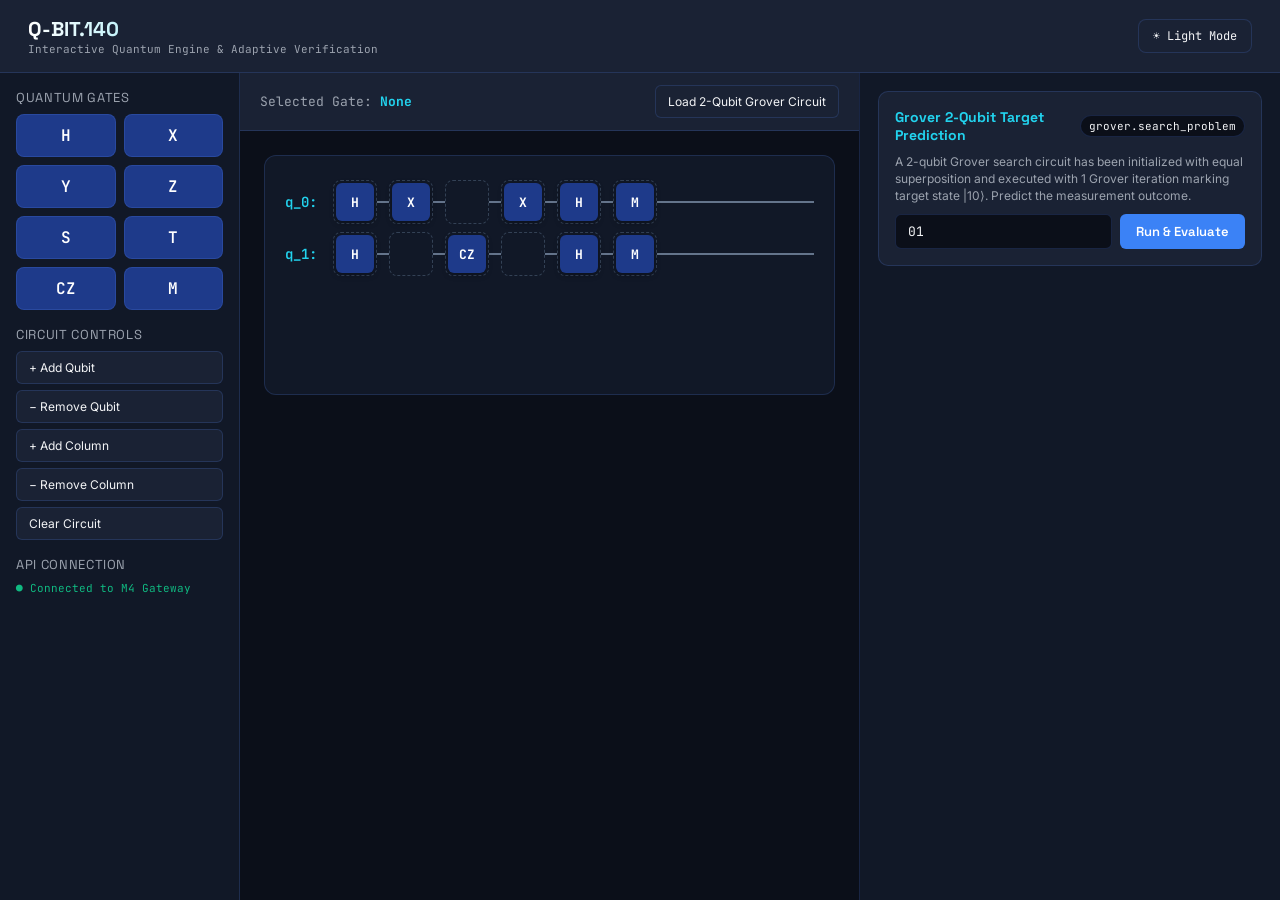
<file: frontend/visualization/index.html>
<!DOCTYPE html>
<html lang="en" data-theme="dark">
<head>
    <meta charset="UTF-8">
    <meta name="viewport" content="width=device-width, initial-scale=1.0">
    <title>Q-BIT.140 — Interactive Quantum Circuit Builder & Adaptive Verification</title>
    <link rel="preconnect" href="https://fonts.googleapis.com">
    <link href="https://fonts.googleapis.com/css2?family=Space+Grotesk:wght@500;600;700&family=Inter:wght@400;500;600;700&family=JetBrains+Mono:wght@400;500&display=swap" rel="stylesheet">
    <style>
        :root {
            --bg: #0b0f19;
            --bg-secondary: #111827;
            --panel: #1a2234;
            --panel-border: rgba(91, 140, 255, 0.18);
            --panel-border-hi: rgba(91, 140, 255, 0.45);
            --text: #f3f4f6;
            --text-muted: #9ca3af;
            --accent: #3b82f6;
            --accent-glow: rgba(59, 130, 246, 0.35);
            --cyan: #22d3ee;
            --green: #10b981;
            --yellow: #f59e0b;
            --red: #ef4444;
            --grid-line: #334155;
            --wire: #64748b;
            --gate-bg: #1e3a8a;
            --gate-text: #ffffff;
            --font-display: "Space Grotesk", sans-serif;
            --font-body: "Inter", sans-serif;
            --font-mono: "JetBrains Mono", monospace;
        }

        [data-theme="light"] {
            --bg: #f8fafc;
            --bg-secondary: #ffffff;
            --panel: #f1f5f9;
            --panel-border: rgba(59, 130, 246, 0.2);
            --panel-border-hi: rgba(59, 130, 246, 0.4);
            --text: #0f172a;
            --text-muted: #64748b;
            --accent: #2563eb;
            --accent-glow: rgba(37, 99, 235, 0.2);
            --cyan: #0891b2;
            --green: #059669;
            --yellow: #d97706;
            --red: #dc2626;
            --grid-line: #cbd5e1;
            --wire: #94a3b8;
            --gate-bg: #dbeafe;
            --gate-text: #1e3a8a;
        }

        * { box-sizing: border-box; margin: 0; padding: 0; }
        body {
            font-family: var(--font-body);
            background: var(--bg);
            color: var(--text);
            min-height: 100vh;
            display: flex;
            flex-direction: column;
            transition: background 0.2s ease, color 0.2s ease;
        }

        header {
            padding: 16px 28px;
            background: var(--panel);
            border-bottom: 1px solid var(--panel-border);
            display: flex;
            justify-content: space-between;
            align-items: center;
        }
        .brand-title {
            font-family: var(--font-display);
            font-size: 20px;
            font-weight: 700;
            background: linear-gradient(90deg, #fff, var(--cyan));
            -webkit-background-clip: text;
            background-clip: text;
            color: transparent;
        }
        [data-theme="light"] .brand-title {
            background: linear-gradient(90deg, #0f172a, var(--accent));
            -webkit-background-clip: text;
            background-clip: text;
            color: transparent;
        }
        .brand-sub { font-family: var(--font-mono); font-size: 11px; color: var(--text-muted); }

        .theme-btn {
            background: var(--panel);
            color: var(--text);
            border: 1px solid var(--panel-border);
            padding: 8px 14px;
            border-radius: 8px;
            font-family: var(--font-mono);
            font-size: 12px;
            cursor: pointer;
            transition: 0.2s;
        }
        .theme-btn:hover { border-color: var(--accent); }

        .layout {
            display: grid;
            grid-template-columns: 240px 1fr 420px;
            flex: 1;
            overflow: hidden;
            height: calc(100vh - 65px);
        }

        /* SIDEBAR (Gate toolbox) */
        .sidebar {
            background: var(--bg-secondary);
            border-right: 1px solid var(--panel-border);
            padding: 16px;
            overflow-y: auto;
            display: flex;
            flex-direction: column;
            gap: 16px;
        }
        .section-title {
            font-family: var(--font-display);
            font-size: 13px;
            text-transform: uppercase;
            letter-spacing: 0.05em;
            color: var(--text-muted);
            margin-bottom: 8px;
        }
        .gate-grid {
            display: grid;
            grid-template-columns: repeat(2, 1fr);
            gap: 8px;
        }
        .gate-btn {
            background: var(--gate-bg);
            color: var(--gate-text);
            border: 1px solid var(--panel-border);
            padding: 10px;
            border-radius: 8px;
            font-family: var(--font-mono);
            font-weight: 600;
            cursor: grab;
            text-align: center;
            user-select: none;
            transition: 0.15s;
        }
        .gate-btn:hover { transform: translateY(-2px); box-shadow: 0 4px 12px var(--accent-glow); }

        .btn-group { display: flex; flex-direction: column; gap: 6px; }
        .ctrl-btn {
            background: var(--panel);
            color: var(--text);
            border: 1px solid var(--panel-border);
            padding: 8px 12px;
            border-radius: 6px;
            font-size: 12px;
            font-family: var(--font-body);
            cursor: pointer;
            text-align: left;
            transition: 0.15s;
        }
        .ctrl-btn:hover { background: var(--accent); color: white; border-color: var(--accent); }
        .ctrl-btn.danger:hover { background: var(--red); border-color: var(--red); }

        /* CENTER (Circuit Grid Canvas) */
        .center-area {
            display: flex;
            flex-direction: column;
            background: var(--bg);
            overflow-y: auto;
            border-right: 1px solid var(--panel-border);
        }
        .circuit-toolbar {
            padding: 12px 20px;
            background: var(--panel);
            border-bottom: 1px solid var(--panel-border);
            display: flex;
            justify-content: space-between;
            align-items: center;
        }
        .canvas-container {
            padding: 24px;
            flex: 1;
            display: flex;
            flex-direction: column;
            gap: 16px;
        }
        .wire-grid {
            background: var(--bg-secondary);
            border: 1px solid var(--panel-border);
            border-radius: 12px;
            padding: 20px;
            min-height: 240px;
            position: relative;
            overflow-x: auto;
        }

        .wire-row {
            display: flex;
            align-items: center;
            height: 52px;
            position: relative;
        }
        .wire-label {
            width: 48px;
            font-family: var(--font-mono);
            font-size: 14px;
            color: var(--cyan);
            font-weight: 600;
        }
        .wire-line {
            flex: 1;
            height: 2px;
            background: var(--wire);
            position: relative;
            display: flex;
            align-items: center;
        }
        .grid-slot {
            width: 44px;
            height: 44px;
            margin-right: 12px;
            border: 1px dashed var(--grid-line);
            border-radius: 8px;
            display: flex;
            align-items: center;
            justify-content: center;
            cursor: pointer;
            transition: 0.15s;
            position: relative;
            z-index: 2;
            background: var(--bg-secondary);
        }
        .grid-slot:hover { border-color: var(--accent); background: var(--panel); }
        .placed-gate {
            background: var(--gate-bg);
            color: var(--gate-text);
            width: 38px;
            height: 38px;
            border-radius: 6px;
            display: flex;
            align-items: center;
            justify-content: center;
            font-family: var(--font-mono);
            font-weight: 700;
            font-size: 13px;
            box-shadow: 0 2px 6px rgba(0,0,0,0.3);
        }

        /* RIGHT PANEL (Experiment, Verification, M2 & M5) */
        .right-panel {
            background: var(--bg-secondary);
            padding: 18px;
            overflow-y: auto;
            display: flex;
            flex-direction: column;
            gap: 16px;
        }
        .card {
            background: var(--panel);
            border: 1px solid var(--panel-border);
            border-radius: 10px;
            padding: 16px;
            display: flex;
            flex-direction: column;
            gap: 10px;
        }
        .card-header {
            display: flex;
            justify-content: space-between;
            align-items: center;
        }
        .card-title {
            font-family: var(--font-display);
            font-size: 14px;
            font-weight: 700;
            color: var(--cyan);
        }

        .badge {
            font-family: var(--font-mono);
            font-size: 11px;
            padding: 3px 8px;
            border-radius: 999px;
            background: var(--bg);
            border: 1px solid var(--panel-border);
        }
        .badge.success { color: var(--green); border-color: var(--green); }
        .badge.mismatch { color: var(--red); border-color: var(--red); }
        .badge.action { color: var(--yellow); border-color: var(--yellow); }

        .stat-grid {
            display: grid;
            grid-template-columns: repeat(3, 1fr);
            gap: 8px;
        }
        .stat-box {
            background: var(--bg);
            border: 1px solid var(--panel-border);
            border-radius: 8px;
            padding: 8px;
            text-align: center;
        }
        .stat-label { font-size: 10px; color: var(--text-muted); font-family: var(--font-mono); text-transform: uppercase; }
        .stat-val { font-size: 14px; font-weight: 700; font-family: var(--font-mono); color: var(--text); margin-top: 2px; }

        /* Histogram bars */
        .hist-container { display: flex; flex-direction: column; gap: 6px; margin-top: 4px; }
        .hist-row { display: flex; align-items: center; gap: 8px; font-family: var(--font-mono); font-size: 12px; }
        .hist-state { width: 38px; color: var(--cyan); font-weight: 600; }
        .hist-bar-bg {
            flex: 1;
            height: 16px;
            background: var(--bg);
            border-radius: 4px;
            overflow: hidden;
            position: relative;
        }
        .hist-bar-fill {
            height: 100%;
            background: linear-gradient(90deg, var(--accent), var(--cyan));
            border-radius: 4px;
            transition: width 0.4s ease;
        }
        .hist-bar-fill.target { background: linear-gradient(90deg, #10b981, #34d399); }
        .hist-pct { width: 44px; text-align: right; color: var(--text-muted); font-size: 11px; }

        .input-group { display: flex; gap: 8px; align-items: center; }
        .text-input {
            flex: 1;
            background: var(--bg);
            border: 1px solid var(--panel-border);
            color: var(--text);
            padding: 8px 12px;
            border-radius: 6px;
            font-family: var(--font-mono);
            font-size: 13px;
        }
        .text-input:focus { outline: none; border-color: var(--accent); }
        .action-btn {
            background: var(--accent);
            color: white;
            border: none;
            padding: 9px 16px;
            border-radius: 6px;
            font-family: var(--font-display);
            font-weight: 600;
            font-size: 13px;
            cursor: pointer;
            transition: 0.15s;
        }
        .action-btn:hover { background: #1d4ed8; }
        .action-btn:disabled { opacity: 0.5; cursor: not-allowed; }

        .explanation-box {
            background: var(--bg);
            border-left: 3px solid var(--cyan);
            border-radius: 6px;
            padding: 12px;
            font-size: 13px;
            line-height: 1.5;
            color: var(--text);
            max-height: 200px;
            overflow-y: auto;
            white-space: pre-wrap;
        }
        pre.circuit-ascii {
            font-family: var(--font-mono);
            font-size: 11px;
            background: var(--bg);
            padding: 8px;
            border-radius: 6px;
            overflow-x: auto;
            color: var(--cyan);
        }
    </style>
</head>
<body>

<header>
    <div>
        <h1 class="brand-title">Q-BIT.140</h1>
        <div class="brand-sub">Interactive Quantum Engine & Adaptive Verification</div>
    </div>
    <button class="theme-btn" id="themeToggleBtn" onclick="toggleTheme()">☀️ Light Mode</button>
</header>

<div class="layout">
    <!-- LEFT: Gate Toolbox -->
    <aside class="sidebar">
        <div>
            <div class="section-title">Quantum Gates</div>
            <div class="gate-grid">
                <div class="gate-btn" onclick="selectGateTool('H')">H</div>
                <div class="gate-btn" onclick="selectGateTool('X')">X</div>
                <div class="gate-btn" onclick="selectGateTool('Y')">Y</div>
                <div class="gate-btn" onclick="selectGateTool('Z')">Z</div>
                <div class="gate-btn" onclick="selectGateTool('S')">S</div>
                <div class="gate-btn" onclick="selectGateTool('T')">T</div>
                <div class="gate-btn" onclick="selectGateTool('CZ')">CZ</div>
                <div class="gate-btn" onclick="selectGateTool('M')">M</div>
            </div>
        </div>

        <div>
            <div class="section-title">Circuit Controls</div>
            <div class="btn-group">
                <button class="ctrl-btn" onclick="addQubit()">+ Add Qubit</button>
                <button class="ctrl-btn" onclick="removeQubit()">− Remove Qubit</button>
                <button class="ctrl-btn" onclick="addColumn()">+ Add Column</button>
                <button class="ctrl-btn" onclick="removeColumn()">− Remove Column</button>
                <button class="ctrl-btn danger" onclick="clearCircuit()">Clear Circuit</button>
            </div>
        </div>

        <div>
            <div class="section-title">API Connection</div>
            <div style="font-size: 11px; font-family: var(--font-mono); color: var(--green);">
                ● Connected to M4 Gateway
            </div>
        </div>
    </aside>

    <!-- CENTER: Circuit Wire Grid -->
    <main class="center-area">
        <div class="circuit-toolbar">
            <span style="font-family: var(--font-mono); font-size: 13px; color: var(--text-muted);">
                Selected Gate: <strong id="activeToolDisplay" style="color: var(--cyan);">None</strong>
            </span>
            <button class="ctrl-btn" onclick="presetGrover2Q()">Load 2-Qubit Grover Circuit</button>
        </div>

        <div class="canvas-container">
            <div class="wire-grid" id="wireGrid"></div>
            
            <div class="card" id="asciiDiagramCard" style="display: none;">
                <div class="card-header">
                    <span class="card-title">M3 Verified Qiskit Circuit Diagram</span>
                    <span class="badge" id="circuitDepthBadge">Depth: 5</span>
                </div>
                <pre class="circuit-ascii" id="circuitAsciiDiagram"></pre>
            </div>
        </div>
    </main>

    <!-- RIGHT: Activity, Prediction, M3 Simulation, M2 Adaptive Decision, M5 Guidance -->
    <aside class="right-panel">
        <!-- 1. Activity & Prediction Input -->
        <div class="card">
            <div class="card-header">
                <span class="card-title" id="activityTitle">Grover 2-Qubit Target Prediction</span>
                <span class="badge" id="activityConceptBadge">grover.search_problem</span>
            </div>
            <p style="font-size: 12px; color: var(--text-muted); line-height: 1.4;" id="activityPrompt">
                A 2-qubit Grover search circuit has been initialized with equal superposition and executed with 1 Grover iteration marking target state |10⟩. Predict the measurement outcome.
            </p>
            <div class="input-group">
                <input type="text" class="text-input" id="predictionInput" value="01" placeholder="Enter basis state (e.g. 01, 10)">
                <button class="action-btn" id="submitBtn" onclick="handleRunExperiment()">Run & Evaluate</button>
            </div>
        </div>

        <!-- 2. Real M3 Quantum Simulation Results -->
        <div class="card" id="quantumResultsCard" style="display: none;">
            <div class="card-header">
                <span class="card-title">M3 Verified Quantum Result</span>
                <span class="badge" id="algorithmBadge">Grover (1024 shots)</span>
            </div>
            <div class="stat-grid">
                <div class="stat-box">
                    <div class="stat-label">Target State</div>
                    <div class="stat-val" style="color: var(--green);" id="targetStateVal">|10⟩</div>
                </div>
                <div class="stat-box">
                    <div class="stat-label">Most Likely</div>
                    <div class="stat-val" id="mostLikelyVal">|10⟩</div>
                </div>
                <div class="stat-box">
                    <div class="stat-label">Target Prob</div>
                    <div class="stat-val" style="color: var(--cyan);" id="targetProbVal">93.5%</div>
                </div>
            </div>

            <div class="section-title" style="margin-top: 6px;">Measured Probabilities & Counts</div>
            <div class="hist-container" id="histogramContainer"></div>
        </div>

        <!-- 3. M2 Learner Evidence & Adaptive Decision -->
        <div class="card" id="adaptiveDecisionCard" style="display: none;">
            <div class="card-header">
                <span class="card-title">M2 Adaptive Cognition</span>
                <span class="badge" id="outcomeBadge">Prediction Mismatch</span>
            </div>
            <div style="font-size: 12px; line-height: 1.4;">
                <div><strong>Action:</strong> <span class="badge action" id="decisionActionBadge">gather_evidence</span></div>
                <div style="margin-top: 6px; color: var(--text-muted);" id="decisionReasonText">
                    Initial prediction mismatch on 'Grover 2-Qubit Target State Prediction'. Gathering additional evidence before selecting remediation.
                </div>
                <div style="margin-top: 8px; font-size: 11px; font-family: var(--font-mono); color: var(--cyan);" id="nextActivityText">
                    Next Target: act_grover_2q_predict
                </div>
            </div>
        </div>

        <!-- 4. M5 Grounded AI Guidance -->
        <div class="card" id="aiGuidanceCard" style="display: none;">
            <div class="card-header">
                <span class="card-title">M5 Grounded AI Guidance</span>
                <button class="ctrl-btn" style="padding: 4px 10px; font-size: 11px;" id="explainBtn" onclick="handleExplain()">Explain My Result</button>
            </div>
            <div class="explanation-box" id="aiExplanationBox">Click "Explain My Result" to generate a grounded explanation from the M5 curriculum knowledge base.</div>
        </div>
    </aside>
</div>

<script type="module">
    import { fetchActivity, submitPrediction, explainExperiment } from './api_client.js';
    import { normalizeSubmissionResponse, formatStateLabel, formatPercentage } from './adapter.js';

    let currentActivityId = "act_grover_2q_predict";
    let lastSubmitData = null;
    let selectedGate = null;

    let circuit = {
        num_qubits: 2,
        num_columns: 6,
        gates: [
            { id: 1, type: "H", qubit: 0, column: 0 },
            { id: 2, type: "H", qubit: 1, column: 0 },
            { id: 3, type: "X", qubit: 0, column: 1 },
            { id: 4, type: "CZ", qubit: 1, column: 2 },
            { id: 5, type: "X", qubit: 0, column: 3 },
            { id: 6, type: "H", qubit: 0, column: 4 },
            { id: 7, type: "H", qubit: 1, column: 4 },
            { id: 8, type: "M", qubit: 0, column: 5 },
            { id: 9, type: "M", qubit: 1, column: 5 },
        ]
    };

    window.selectGateTool = function(type) {
        selectedGate = type;
        document.getElementById('activeToolDisplay').textContent = type;
    };

    window.addQubit = function() {
        if (circuit.num_qubits < 5) {
            circuit.num_qubits++;
            renderGrid();
        }
    };

    window.removeQubit = function() {
        if (circuit.num_qubits > 1) {
            circuit.num_qubits--;
            circuit.gates = circuit.gates.filter(g => g.qubit < circuit.num_qubits);
            renderGrid();
        }
    };

    window.addColumn = function() {
        circuit.num_columns++;
        renderGrid();
    };

    window.removeColumn = function() {
        if (circuit.num_columns > 2) {
            circuit.num_columns--;
            circuit.gates = circuit.gates.filter(g => g.column < circuit.num_columns);
            renderGrid();
        }
    };

    window.clearCircuit = function() {
        circuit.gates = [];
        renderGrid();
    };

    window.presetGrover2Q = function() {
        circuit = {
            num_qubits: 2,
            num_columns: 6,
            gates: [
                { id: 1, type: "H", qubit: 0, column: 0 },
                { id: 2, type: "H", qubit: 1, column: 0 },
                { id: 3, type: "X", qubit: 0, column: 1 },
                { id: 4, type: "CZ", qubit: 1, column: 2 },
                { id: 5, type: "X", qubit: 0, column: 3 },
                { id: 6, type: "H", qubit: 0, column: 4 },
                { id: 7, type: "H", qubit: 1, column: 4 },
                { id: 8, type: "M", qubit: 0, column: 5 },
                { id: 9, type: "M", qubit: 1, column: 5 },
            ]
        };
        renderGrid();
    };

    function renderGrid() {
        const container = document.getElementById('wireGrid');
        container.innerHTML = '';

        for (let q = 0; q < circuit.num_qubits; q++) {
            const row = document.createElement('div');
            row.className = 'wire-row';

            const label = document.createElement('div');
            label.className = 'wire-label';
            label.textContent = `q_${q}:`;
            row.appendChild(label);

            const line = document.createElement('div');
            line.className = 'wire-line';

            for (let c = 0; c < circuit.num_columns; c++) {
                const slot = document.createElement('div');
                slot.className = 'grid-slot';
                slot.dataset.qubit = q;
                slot.dataset.column = c;

                const gate = circuit.gates.find(g => g.qubit === q && g.column === c);
                if (gate) {
                    const gateEl = document.createElement('div');
                    gateEl.className = 'placed-gate';
                    gateEl.textContent = gate.type;
                    slot.appendChild(gateEl);
                }

                slot.onclick = () => handleSlotClick(q, c);
                line.appendChild(slot);
            }

            row.appendChild(line);
            container.appendChild(row);
        }
    }

    function handleSlotClick(q, c) {
        const existingIdx = circuit.gates.findIndex(g => g.qubit === q && g.column === c);
        if (existingIdx >= 0) {
            circuit.gates.splice(existingIdx, 1);
        } else if (selectedGate) {
            circuit.gates.push({
                id: Date.now(),
                type: selectedGate,
                qubit: q,
                column: c
            });
        }
        renderGrid();
    }

    window.handleRunExperiment = async function() {
        const pred = document.getElementById('predictionInput').value.trim();
        if (!pred) return alert('Please enter a prediction (e.g. 10 or 01)');

        const btn = document.getElementById('submitBtn');
        btn.disabled = true;
        btn.textContent = 'Simulating...';

        try {
            const rawResponse = await submitPrediction(currentActivityId, "learner_ui_demo", pred);
            lastSubmitData = rawResponse;

            // Normalize response through M6 adapter
            const model = normalizeSubmissionResponse(rawResponse);

            // 1. Render Quantum Result
            document.getElementById('quantumResultsCard').style.display = 'flex';
            document.getElementById('targetStateVal').textContent = model.quantum.targetStateLabel;
            document.getElementById('mostLikelyVal').textContent = model.quantum.mostLikelyStateLabel;
            document.getElementById('targetProbVal').textContent = model.quantum.targetProbabilityStr;
            document.getElementById('algorithmBadge').textContent = `${model.quantum.algorithm} (${model.quantum.shots} shots)`;

            // Render Histogram
            const hist = document.getElementById('histogramContainer');
            hist.innerHTML = '';
            model.quantum.probabilityBars.forEach(b => {
                const row = document.createElement('div');
                row.className = 'hist-row';
                row.innerHTML = `
                    <span class="hist-state">${b.stateLabel}</span>
                    <div class="hist-bar-bg">
                        <div class="hist-bar-fill ${b.isTarget ? 'target' : ''}" style="width: ${Math.max(b.percentageNum, 3)}%;"></div>
                    </div>
                    <span class="hist-pct">${b.percentageStr} (${b.count})</span>
                `;
                hist.appendChild(row);
            });

            // 2. Render ASCII Circuit if available
            if (model.quantum.circuit.diagram) {
                document.getElementById('asciiDiagramCard').style.display = 'flex';
                document.getElementById('circuitDepthBadge').textContent = `Depth: ${model.quantum.circuit.depth}`;
                document.getElementById('circuitAsciiDiagram').textContent = model.quantum.circuit.diagram;
            }

            // 3. Render M2 Adaptive Decision
            document.getElementById('adaptiveDecisionCard').style.display = 'flex';
            const outcomeBadge = document.getElementById('outcomeBadge');
            outcomeBadge.textContent = model.learner.outcomeText;
            outcomeBadge.className = `badge ${model.learner.outcomeClass}`;

            document.getElementById('decisionActionBadge').textContent = model.adaptive.action;
            document.getElementById('decisionReasonText').textContent = model.adaptive.reason;
            document.getElementById('nextActivityText').textContent = `Next Target: ${model.adaptive.targetActivity || 'End of sequence'}`;

            // 4. Reveal AI Guidance card
            document.getElementById('aiGuidanceCard').style.display = 'flex';
            document.getElementById('aiExplanationBox').textContent = 'Click "Explain My Result" for grounded AI guidance on this attempt.';

        } catch (err) {
            alert(`Error: ${err.message}`);
        } finally {
            btn.disabled = false;
            btn.textContent = 'Run & Evaluate';
        }
    };

    window.handleExplain = async function() {
        if (!lastSubmitData) return;
        const btn = document.getElementById('explainBtn');
        btn.disabled = true;
        btn.textContent = 'Generating...';

        try {
            const exp = await explainExperiment(lastSubmitData);
            document.getElementById('aiExplanationBox').textContent = exp.explanation;
        } catch (err) {
            document.getElementById('aiExplanationBox').textContent = `AI Guidance Error: ${err.message}`;
        } finally {
            btn.disabled = false;
            btn.textContent = 'Explain My Result';
        }
    };

    window.toggleTheme = function() {
        const html = document.documentElement;
        const isDark = html.getAttribute('data-theme') === 'dark';
        html.setAttribute('data-theme', isDark ? 'light' : 'dark');
        document.getElementById('themeToggleBtn').textContent = isDark ? '🌙 Dark Mode' : '☀️ Light Mode';
    };

    // Initialize
    renderGrid();
</script>

</body>
</html>
</file>
